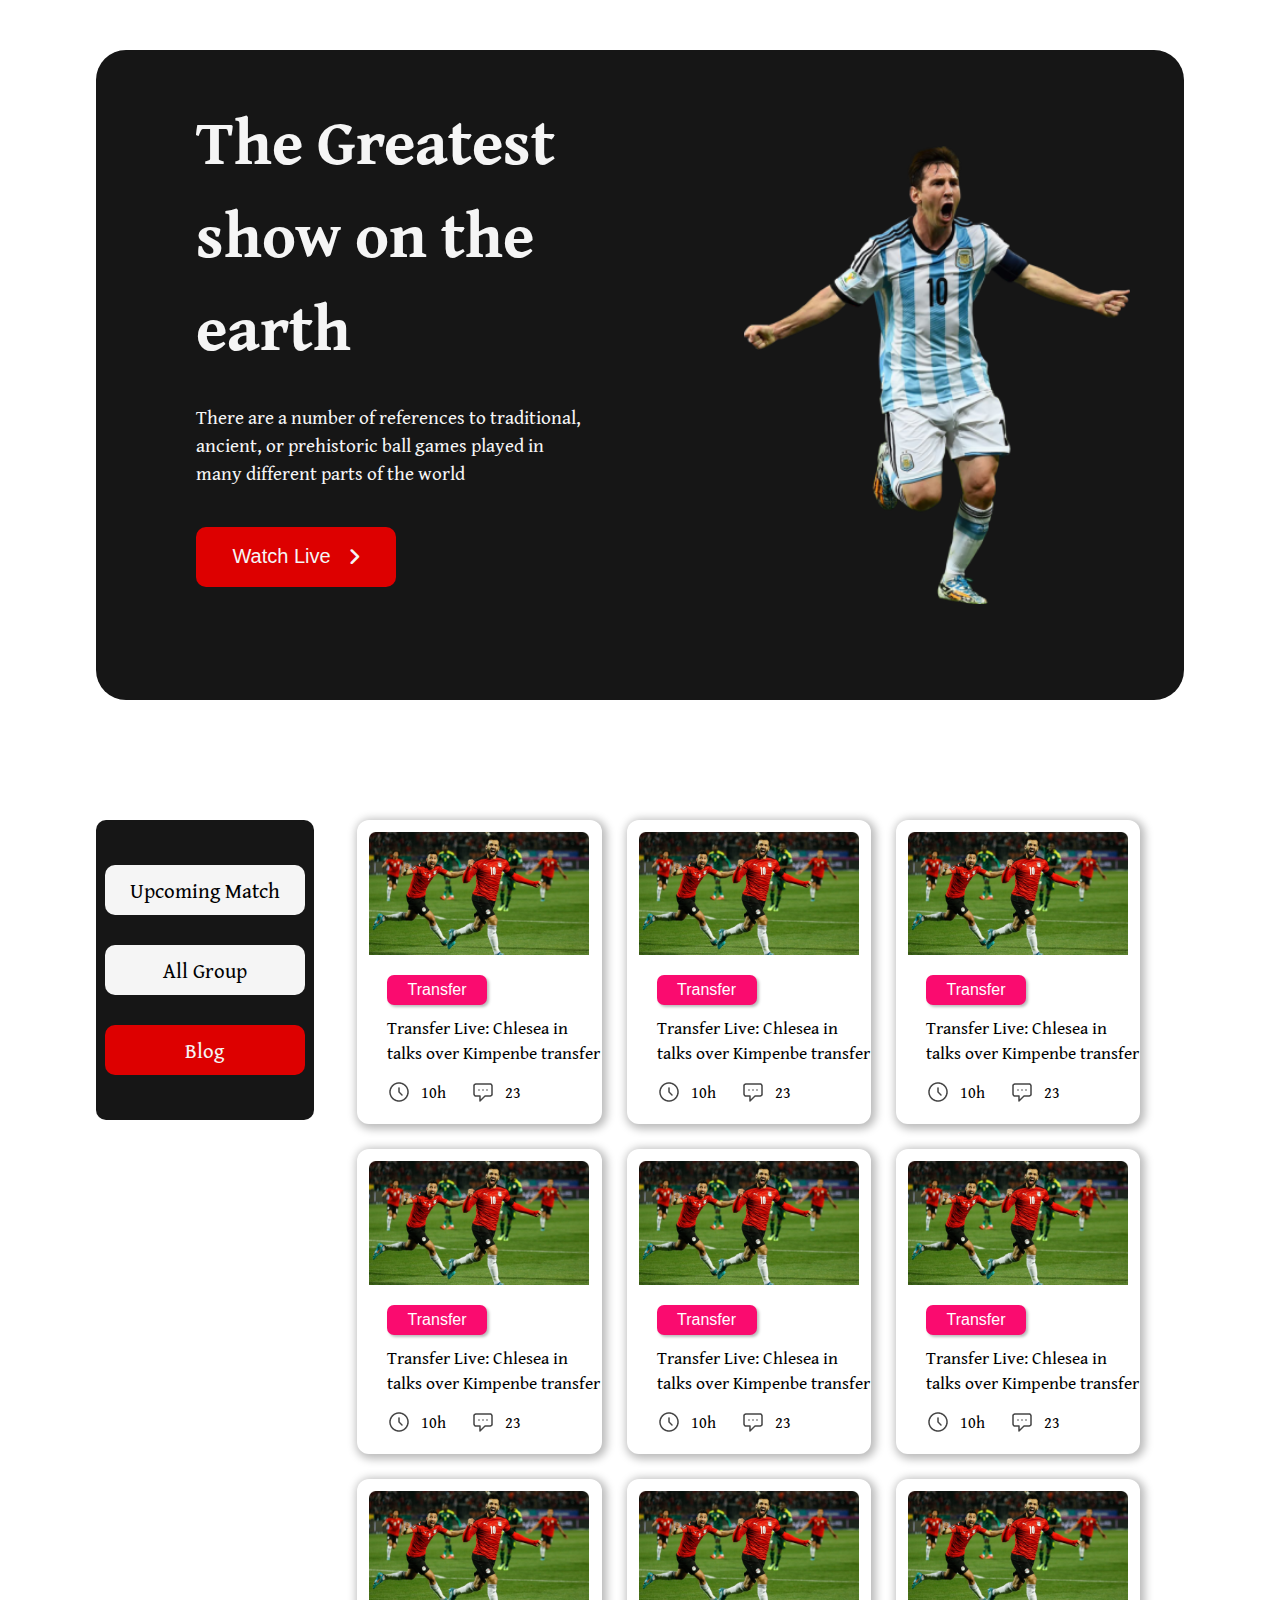
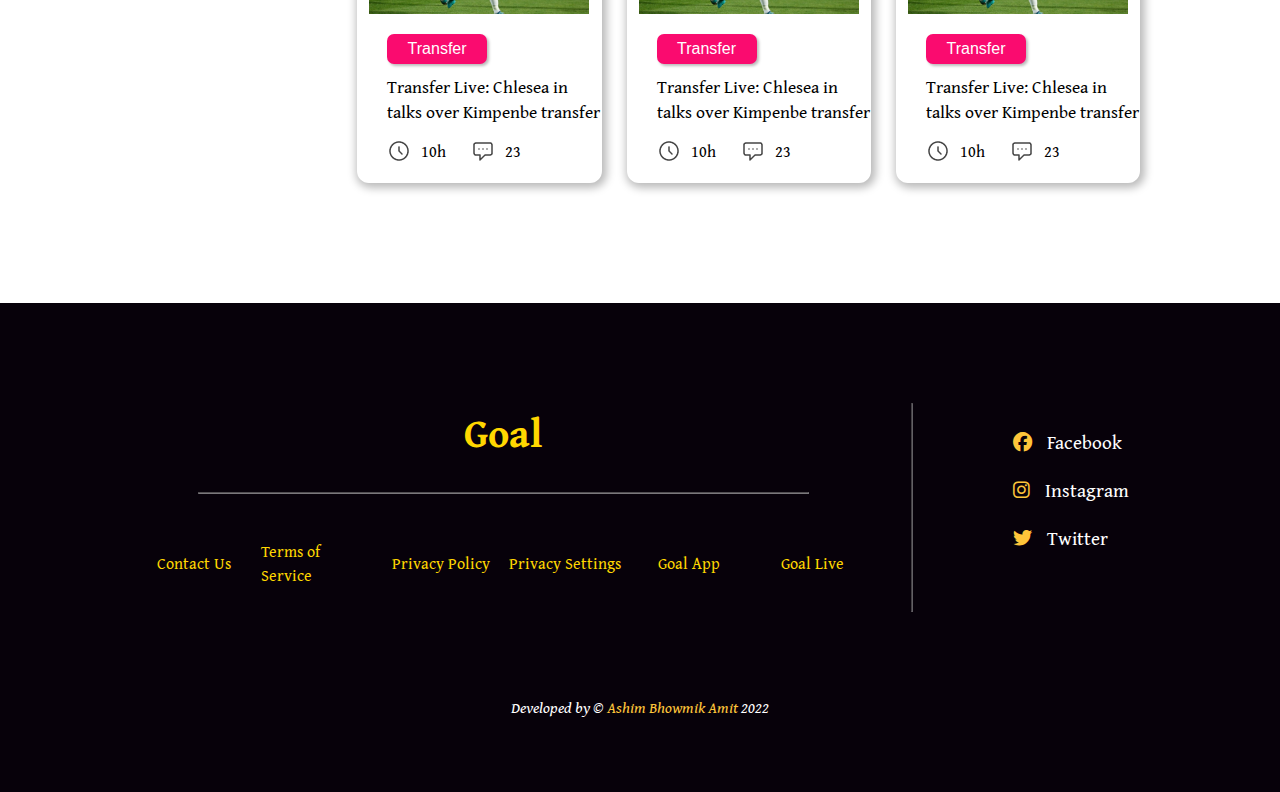
<file: index.html>
<!DOCTYPE html>
<html lang="en">
  <head>
    <meta charset="UTF-8" />
    <meta http-equiv="X-UA-Compatible" content="IE=edge" />
    <meta name="viewport" content="width=device-width, initial-scale=1.0" />
    <title>Football World</title>
    <link rel="stylesheet" href="style.css" />
    <link rel="stylesheet" href="https://cdnjs.cloudflare.com/ajax/libs/font-awesome/6.1.1/css/all.min.css">
    <link rel="preconnect" href="https://fonts.googleapis.com" />
    <link rel="preconnect" href="https://fonts.gstatic.com" crossorigin />
    <link
    href="https://fonts.googleapis.com/css2?family=Gentium+Book+Plus:ital@1&display=swap"
    rel="stylesheet"
  />
  </head>
  <body>

<!-- -----Header Part start Here------- -->

    <header class="content">
        <section class="container">
            <header class="contain head">
                <h1>The Greatest show on the earth</h1>
                <p>There are a number of references to traditional, ancient, or prehistoric ball games played in many different parts of the world</p>
                <button class="btn">
                    <p><a href="https://www.livescore.com/en/" target="_blank">Watch Live </a></p>
                    <i class="fa-solid fa-angle-right"></i>
                </button>
            </header>
            <section class="contain head-1">
                <img src="image/bannar1.png" alt="">
            </section
        </section>
    </header>

    <!-- -----Header Part end here------- -->


    <!-- -----Body Part start Here------- -->

        <main class="body-part">
            <section class="blog">
                <aside class="side-bar">
                    <p><a href="https://ashimbhowmik.github.io/world-cup/upcoming.html" target="_blank">Upcoming Match</a></p>
                    <p><a href="">All Group</a></p>
                    <p id="mark"><a href="" id="link">Blog</a></p>
                </aside>
                <article class="blog-2">
                    <section class="blog-section">
                        <article class="blog-3">
                            <section class="img-1">
                                <img src="image/Blog Image.png" alt="">
                            </section>
                            <button class="btn-2">Transfer</button>
                            <p class="text">Transfer Live: Chlesea in talks over Kimpenbe transfer</p>
                            <div class="blog-footer">
                                <div class="blog-footer2">
                                    <img src="image/Time Icon.png" alt="">
                                    <p>10h</p>
                                </div>
                                <div class="blog-footer2">
                                    <img src="image/Chat Icon.png" alt="">
                                    <p>23</p>
                                </div>
                            </div>
                        </article>
                        <article class="blog-3">
                            <section class="img-1">
                                <img src="image/Blog Image.png" alt="">
                            </section>
                            <button class="btn-2">Transfer</button>
                            <p class="text">Transfer Live: Chlesea in talks over Kimpenbe transfer</p>
                            <div class="blog-footer">
                                <div class="blog-footer2">
                                    <img src="image/Time Icon.png" alt="">
                                    <p>10h</p>
                                </div>
                                <div class="blog-footer2">
                                    <img src="image/Chat Icon.png" alt="">
                                    <p>23</p>
                                </div>
                            </div>
                        </article>
                        <article class="blog-3">
                            <section class="img-1">
                                <img src="image/Blog Image.png" alt="">
                            </section>
                            <button class="btn-2">Transfer</button>
                            <p class="text">Transfer Live: Chlesea in talks over Kimpenbe transfer</p>
                            <div class="blog-footer">
                                <div class="blog-footer2">
                                    <img src="image/Time Icon.png" alt="">
                                    <p>10h</p>
                                </div>
                                <div class="blog-footer2">
                                    <img src="image/Chat Icon.png" alt="">
                                    <p>23</p>
                                </div>
                            </div>
                        </article>
                        <article class="blog-3">
                            <section class="img-1">
                                <img src="image/Blog Image.png" alt="">
                            </section>
                            <button class="btn-2">Transfer</button>
                            <p class="text">Transfer Live: Chlesea in talks over Kimpenbe transfer</p>
                            <div class="blog-footer">
                                <div class="blog-footer2">
                                    <img src="image/Time Icon.png" alt="">
                                    <p>10h</p>
                                </div>
                                <div class="blog-footer2">
                                    <img src="image/Chat Icon.png" alt="">
                                    <p>23</p>
                                </div>
                            </div>
                        </article>
                        <article class="blog-3">
                            <section class="img-1">
                                <img src="image/Blog Image.png" alt="">
                            </section>
                            <button class="btn-2">Transfer</button>
                            <p class="text">Transfer Live: Chlesea in talks over Kimpenbe transfer</p>
                            <div class="blog-footer">
                                <div class="blog-footer2">
                                    <img src="image/Time Icon.png" alt="">
                                    <p>10h</p>
                                </div>
                                <div class="blog-footer2">
                                    <img src="image/Chat Icon.png" alt="">
                                    <p>23</p>
                                </div>
                            </div>
                        </article>
                        <article class="blog-3">
                            <section class="img-1">
                                <img src="image/Blog Image.png" alt="">
                            </section>
                            <button class="btn-2">Transfer</button>
                            <p class="text">Transfer Live: Chlesea in talks over Kimpenbe transfer</p>
                            <div class="blog-footer">
                                <div class="blog-footer2">
                                    <img src="image/Time Icon.png" alt="">
                                    <p>10h</p>
                                </div>
                                <div class="blog-footer2">
                                    <img src="image/Chat Icon.png" alt="">
                                    <p>23</p>
                                </div>
                            </div>
                        </article>
                        <article class="blog-3">
                            <section class="img-1">
                                <img src="image/Blog Image.png" alt="">
                            </section>
                            <button class="btn-2">Transfer</button>
                            <p class="text">Transfer Live: Chlesea in talks over Kimpenbe transfer</p>
                            <div class="blog-footer">
                                <div class="blog-footer2">
                                    <img src="image/Time Icon.png" alt="">
                                    <p>10h</p>
                                </div>
                                <div class="blog-footer2">
                                    <img src="image/Chat Icon.png" alt="">
                                    <p>23</p>
                                </div>
                            </div>
                        </article>
                        <article class="blog-3">
                            <section class="img-1">
                                <img src="image/Blog Image.png" alt="">
                            </section>
                            <button class="btn-2">Transfer</button>
                            <p class="text">Transfer Live: Chlesea in talks over Kimpenbe transfer</p>
                            <div class="blog-footer">
                                <div class="blog-footer2">
                                    <img src="image/Time Icon.png" alt="">
                                    <p>10h</p>
                                </div>
                                <div class="blog-footer2">
                                    <img src="image/Chat Icon.png" alt="">
                                    <p>23</p>
                                </div>
                            </div>
                        </article>
                        <article class="blog-3">
                            <section class="img-1">
                                <img src="image/Blog Image.png" alt="">
                            </section>
                            <button class="btn-2">Transfer</button>
                            <p class="text">Transfer Live: Chlesea in talks over Kimpenbe transfer</p>
                            <div class="blog-footer">
                                <div class="blog-footer2">
                                    <img src="image/Time Icon.png" alt="">
                                    <p>10h</p>
                                </div>
                                <div class="blog-footer2">
                                    <img src="image/Chat Icon.png" alt="">
                                    <p>23</p>
                                </div>
                            </div>
                        </article>
                    </section>
                </article>
                <button class="btn-3">
                    View All
                </button>
            </section>
        </main>

        <!-- -----Body Part end Here------- -->

        <!-- -----Footer Part start Here------- -->
    
        <footer class="footer-main">
            <section class="footer-part">
                <section class="footer-part2">
                    <section class="footer-part3">
                        <section class="footer-top">
                            <p>Goal</p>
                        </section>
                    <hr class="line"/>
                        <section class="footer-bottom">
                            <section class="footer-bottom2">
                                <p>Contact Us</p>
                                <p>Terms of Service</p>
                                <p>Privacy Policy </p>
                                <p>Privacy Settings </p>
                                <p>Goal App </p>
                                <p>Goal Live</p>
                            </section>
                        </section>
                    </section>
                    <hr id="line-1"/>
                    <section class="footer-part4">
                        <section class="icon-12">
                            <div class="gap">
                              <a href="https://www.facebook.com/ashim.bhowmik.amit.2000" target="_blank"><i class="fab fa-facebook"></i>Facebook</a>
                            </div>
                            <div class="gap">
                              <a href="https://www.instagram.com/ashim.bhowmik.amit/" target="_blank"><i class="fab fa-instagram"></i>Instagram</a>
                            </div>
                            <div class="gap">
                              <a href="https://twitter.com/WmikAmit" target="_blank"><i class="fab fa-twitter"></i>Twitter</a>
                            </div>
                          </section>
                    </section>
                </section>
                <section class="bottom">
                    <p>
                      <i>Developed by &copy; <span>Ashim Bhowmik Amit</span> 2022</i>
                    </p>
                </section>
            </section>
        </footer>

        <!-- -----Footer Part end Here------- -->
        
  </body>
</html>
</file>
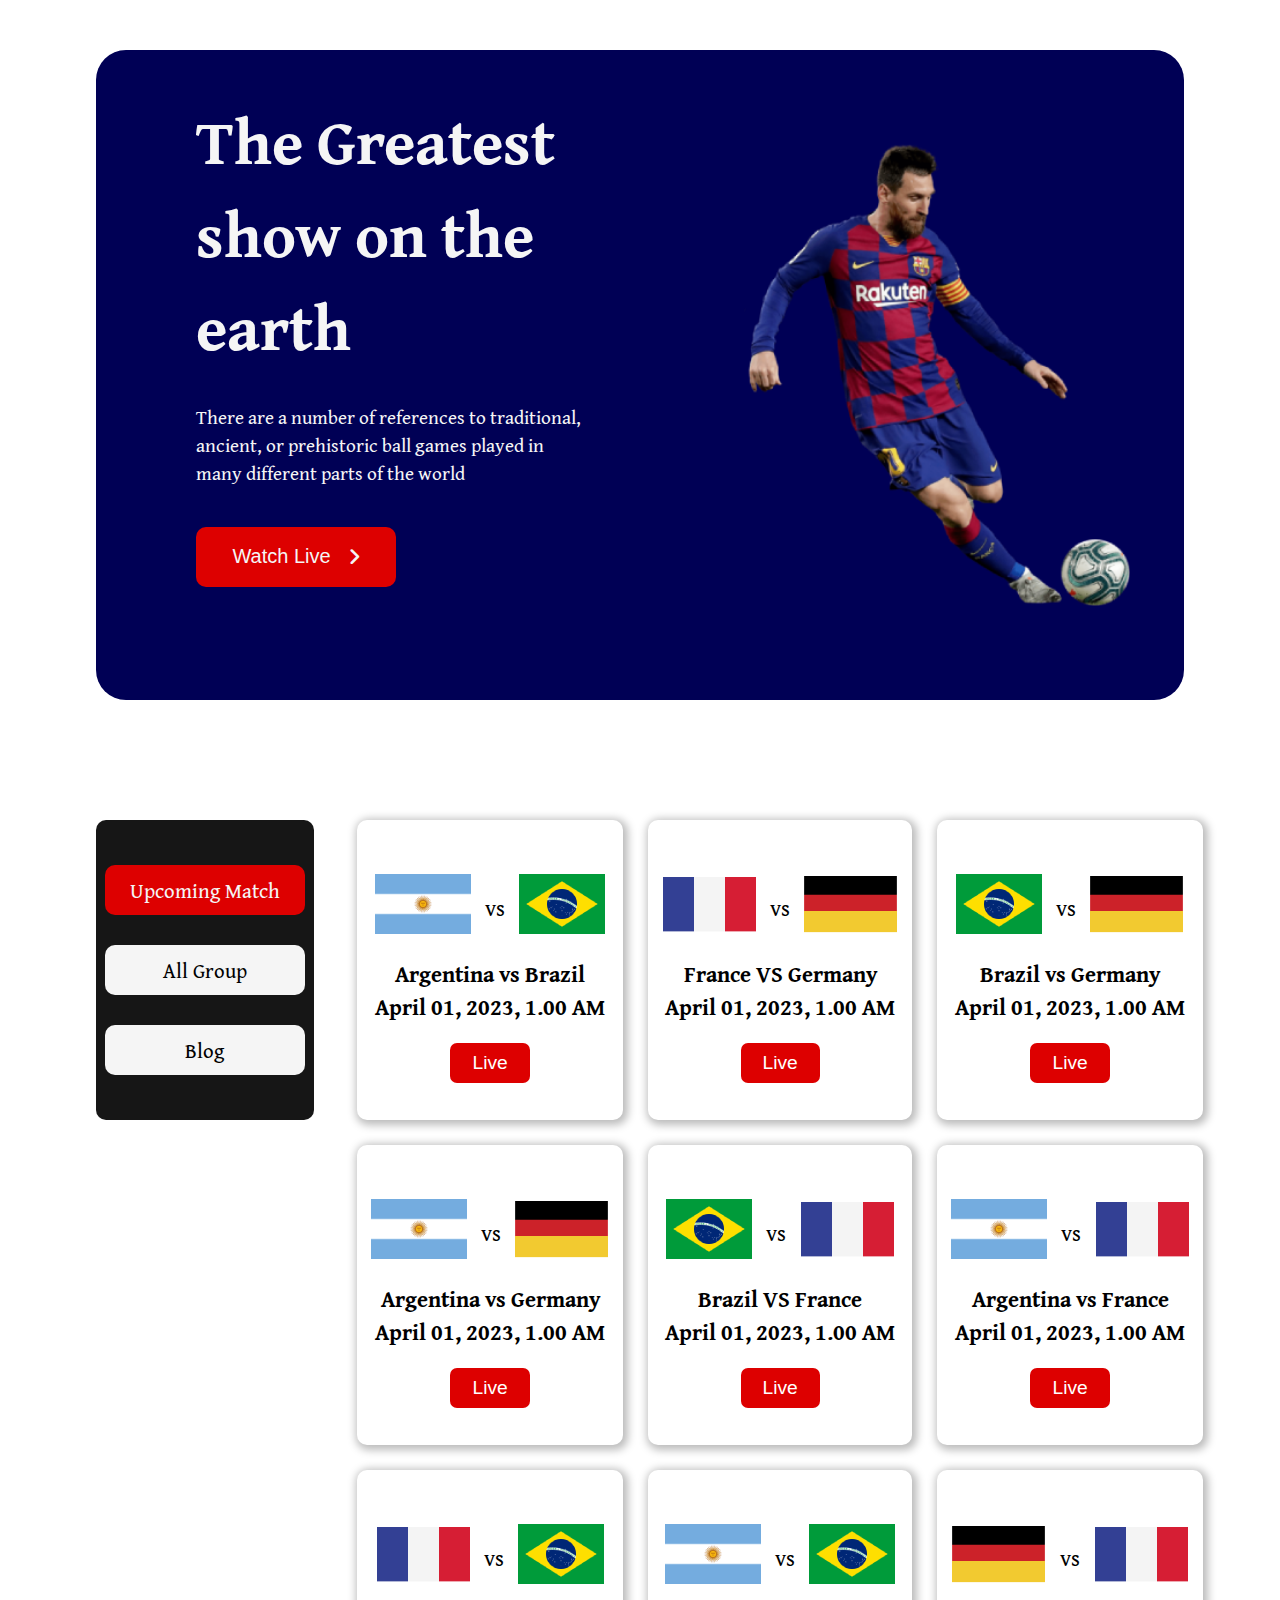
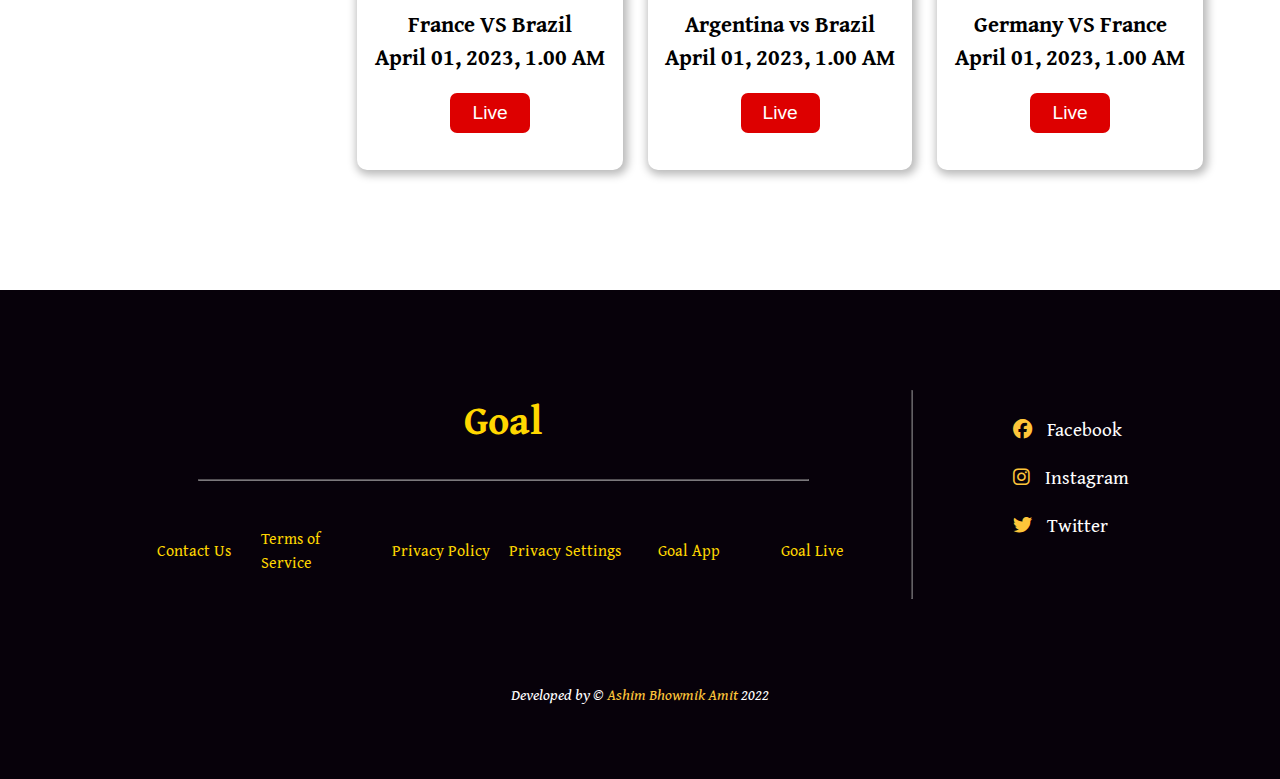
<file: upcoming.html>
<!DOCTYPE html>
<html lang="en">
  <head>
    <meta charset="UTF-8" />
    <meta http-equiv="X-UA-Compatible" content="IE=edge" />
    <meta name="viewport" content="width=device-width, initial-scale=1.0" />
    <title>Live Match</title>
    <link rel="stylesheet" href="match.css" />
    <link rel="stylesheet" href="https://cdnjs.cloudflare.com/ajax/libs/font-awesome/6.1.1/css/all.min.css">
    <link rel="preconnect" href="https://fonts.googleapis.com" />
    <link rel="preconnect" href="https://fonts.gstatic.com" crossorigin />
    <link
    href="https://fonts.googleapis.com/css2?family=Gentium+Book+Plus:ital@1&display=swap"
    rel="stylesheet"
  />
  </head>
  <body>

    <!-- -----Header Part start Here------- -->

    <header class="content">
        <section class="container">
            <header class="contain head">
                <h1>The Greatest show on the earth</h1>
                <p>There are a number of references to traditional, ancient, or prehistoric ball games played in many different parts of the world</p>
                <button class="btn">
                    <p><a href="https://www.livescore.com/en/" target="_blank">Watch Live </a></p>
                    <i class="fa-solid fa-angle-right"></i>
                </button>
            </header>
            <section class="contain head-1">
                <img src="image/bannar2.png" alt="">
            </section
        </section>
    </header>

    <!-- -----Header Part end here------- -->


    <!-- -----Body Part start Here------- -->

        <main class="body-part">
            <section class="blog">
                <aside class="side-bar">
                    <p id="mark"><a href="" id="link">Upcoming Match</a></p>
                    <p><a href="" >All Group</a></p>
                    <p><a href="index.html" target="_blank">Blog</a></p>
                </aside>
                <article class="blog-2">
                    <section class="blog-section">
                        <article class="blog-33">
                            <section class="imgg-1">
                                <div class="flag"><img src="image/argentina.png" alt="">
                                </div>
                                <div><p>vs</p></div>
                                <div class="flag"><img src="image/brazil.png" alt=""></div>
                            </section>
                            <div class="time">
                                <strong><p>Argentina vs Brazil</p></strong>
                                <strong> <p>April 01, 2023, 1.00 AM</p></strong>
                            </div>
                            <button class="btn-22">Live</button>
                        </article>
                        <article class="blog-33">
                            <section class="imgg-1">
                                <div class="flag"><img src="image/Flag.png" alt="">
                                </div>
                                <div><p>vs</p></div>
                                <div class="flag"><img src="image/germany Flag.png" alt=""></div>
                            </section>
                            <div class="time">
                                <strong><p>France VS Germany</p></strong>
                                <strong> <p>April 01, 2023, 1.00 AM</p></strong>
                            </div>
                            <button class="btn-22">Live</button>
                        </article>
                        <article class="blog-33">
                            <section class="imgg-1">
                                <div class="flag"><img src="image/brazil.png" alt="">
                                </div>
                                <div><p>vs</p></div>
                                <div class="flag"><img src="image/germany Flag.png" alt=""></div>
                            </section>
                            <div class="time">
                                <strong><p>Brazil vs Germany </p></strong>
                                <strong> <p>April 01, 2023, 1.00 AM</p></strong>
                            </div>
                            <button class="btn-22">Live</button>
                        </article>
                        <article class="blog-33">
                            <section class="imgg-1">
                                <div class="flag"><img src="image/argentina.png" alt="">
                                </div>
                                <div><p>vs</p></div>
                                <div class="flag"><img src="image/germany Flag.png" alt=""></div>
                            </section>
                            <div class="time">
                                <strong><p>Argentina vs Germany</p></strong>
                                <strong> <p>April 01, 2023, 1.00 AM</p></strong>
                            </div>
                            <button class="btn-22">Live</button>
                        </article>
                        <article class="blog-33">
                            <section class="imgg-1">
                                <div class="flag"><img src="image/brazil.png" alt="">
                                </div>
                                <div><p>vs</p></div>
                                <div class="flag"><img src="image/Flag.png" alt=""></div>
                            </section>
                            <div class="time">
                                <strong><p>Brazil VS France </p></strong>
                                <strong> <p>April 01, 2023, 1.00 AM</p></strong>
                            </div>
                            <button class="btn-22">Live</button>
                        </article>
                        <article class="blog-33">
                            <section class="imgg-1">
                                <div class="flag"><img src="image/argentina.png" alt="">
                                </div>
                                <div><p>vs</p></div>
                                <div class="flag"><img src="image/Flag.png" alt=""></div>
                            </section>
                            <div class="time">
                                <strong><p>Argentina vs France</p></strong>
                                <strong> <p>April 01, 2023, 1.00 AM</p></strong>
                            </div>
                            <button class="btn-22">Live</button>
                        </article>
                        <article class="blog-33">
                            <section class="imgg-1">
                                <div class="flag"><img src="image/Flag.png" alt="">
                                </div>
                                <div><p>vs</p></div>
                                <div class="flag"><img src="image/brazil.png" alt=""></div>
                            </section>
                            <div class="time">
                                <strong><p>France VS Brazil</p></strong>
                                <strong> <p>April 01, 2023, 1.00 AM</p></strong>
                            </div>
                            <button class="btn-22">Live</button>
                        </article>
                        <article class="blog-33">
                            <section class="imgg-1">
                                <div class="flag"><img src="image/argentina.png" alt="">
                                </div>
                                <div><p>vs</p></div>
                                <div class="flag"><img src="image/brazil.png" alt=""></div>
                            </section>
                            <div class="time">
                                <strong><p>Argentina vs Brazil</p></strong>
                                <strong> <p>April 01, 2023, 1.00 AM</p></strong>
                            </div>
                            <button class="btn-22">Live</button>
                        </article>
                        <article class="blog-33">
                            <section class="imgg-1">
                                <div class="flag"><img src="image/germany Flag.png" alt="">
                                </div>
                                <div><p>vs</p></div>
                                <div class="flag"><img src="image/Flag.png" alt=""></div>
                            </section>
                            <div class="time">
                                <strong><p>Germany VS France </p></strong>
                                <strong> <p>April 01, 2023, 1.00 AM</p></strong>
                            </div>
                            <button class="btn-22">Live</button>
                        </article>
                    </section>
                </article>
                <button class="btn-3">
                    View All
                </button>
            </section>
        </main>

        <!-- -----Body Part end Here------- -->

        <!-- -----Footer Part start Here------- -->

        <footer class="footer-main">
            <section class="footer-part">
                <section class="footer-part2">
                    <section class="footer-part3">
                        <section class="footer-top">
                            <p>Goal</p>
                        </section>
                    <hr class="line"/>
                        <section class="footer-bottom">
                            <section class="footer-bottom2">
                                <p>Contact Us</p>
                                <p>Terms of Service</p>
                                <p>Privacy Policy </p>
                                <p>Privacy Settings </p>
                                <p>Goal App </p>
                                <p>Goal Live</p>
                            </section>
                        </section>
                    </section>
                    <hr id="line-1"/>
                    <section class="footer-part4">
                        <section class="icon-12">
                            <div class="gap">
                              <a href="https://www.facebook.com/ashim.bhowmik.amit.2000" target="_blank"><i class="fab fa-facebook"></i>Facebook</a>
                            </div>
                            <div class="gap">
                              <a href="https://www.instagram.com/ashim.bhowmik.amit/" target="_blank"><i class="fab fa-instagram"></i>Instagram</a>
                            </div>
                            <div class="gap">
                              <a href="https://twitter.com/WmikAmit" target="_blank"><i class="fab fa-twitter"></i>Twitter</a>
                            </div>
                          </section>
                    </section>
                </section>
                <section class="bottom">
                    <p>
                      <i>Developed by &copy; <span>Ashim Bhowmik Amit</span> 2022</i>
                    </p>
                </section>
            </section>
        </footer>

        <!-- -----Footer Part end Here------- -->
        
  </body>
</html>
</file>
<file: style.css>
* {
  margin: 0;
  padding: 0;
  box-sizing: border-box;
}
body {
  font-family: "Gentium Book Plus", serif;
}

@media only screen and (min-width: 992px) {
  /* -----Header Part start Here----- */

  .content {
    display: flex;
    justify-content: center;
    margin-top: 50px;
  }
  .container {
    display: flex;
    width: 85%;
    height: 650px;
    justify-content: center;
    align-items: center;
    background-color: #161616;
    border-radius: 30px;
    padding-left: 100px;
  }
  .container .contain {
    width: 50%;
  }
  .head h1 {
    color: whitesmoke;
    font-size: 4em;
    position: relative;
    top: -70px;
    width: 80%;
    font-weight: bolder;
  }
  .head > p {
    color: whitesmoke;
    width: 80%;
    position: relative;
    top: -40px;
    font-size: 1.2em;
  }
  .head-1 {
    display: flex;
    justify-content: center;
  }
  .head-1 img {
    width: 78%;
    transition: width 3s;
    cursor: pointer;
  }

  .head-1 img:hover {
    width: 88%;
  }
  .btn {
    display: flex;
    background-color: #dd0000;
    color: whitesmoke;
    justify-content: center;
    align-items: center;
    width: 200px;
    height: 60px;
    font-size: 20px;
    border-radius: 10px;
    border: none;
    cursor: pointer;
  }
  .btn a {
    text-decoration: none;
    color: whitesmoke;
  }
  .btn p {
    margin-right: 17px;
  }
  .btn:hover {
    width: 198px;
    background-color: rgb(227, 76, 0);
  }

  /* -----Header Part end here------- 

-----Body Part start Here------- */

  .body-part {
    display: flex;
    justify-content: center;
    margin-top: 120px;
    margin-bottom: 120px;
  }
  .blog {
    display: flex;
    width: 85%;
  }
  .side-bar {
    background-color: #161616;
    width: 20%;
    height: 300px;
    display: flex;
    justify-content: center;
    align-items: center;
    flex-direction: column;
    padding: 20px;
    border-radius: 10px;
  }
  .side-bar p {
    display: flex;
    justify-content: center;
    align-items: center;
    width: 200px;
    height: 50px;
    background-color: whitesmoke;
    margin: 15px;
    border-radius: 10px;
    font-size: 1.3em;
    cursor: pointer;
  }
  .side-bar a {
    text-decoration: none;
    color: black;
  }
  .side-bar p:hover {
    background-color: #dd0000;
    color: whitesmoke;
  }
  #mark {
    background-color: #dd0000;
    color: whitesmoke;
  }
  #link {
    color: whitesmoke;
  }

  .blog-2 {
    width: 80%;
    display: flex;
    justify-content: center;
  }
  .blog-section {
    display: grid;
    grid-template-columns: repeat(3, 1fr);
    grid-gap: 25px;
    width: 90%;
  }
  .blog-3 {
    box-shadow: 2px 2px 8px 3px rgb(187, 187, 187);
    border-radius: 12px;
  }
  .blog-3:hover {
    box-shadow: 1px 1px 3px 2px rgb(187, 187, 187);
  }
  .img-1 {
    display: flex;
    justify-content: center;
    align-items: center;
  }
  .img-1 img {
    width: 90%;
    margin-top: 12px;
    margin-bottom: 20px;
  }
  .btn-2 {
    margin-left: 30px;
    width: 100px;
    height: 30px;
    font-size: 1em;
    color: white;
    border-radius: 7px;
    margin-bottom: 10px;
    cursor: pointer;
    background-color: rgb(250, 11, 111);
    box-shadow: 2px 2px 3px rgb(187, 187, 187);
    border: none;
  }
  .btn-2:hover {
    background-color: #fb4040;
    box-shadow: 0px 0px 0px rgb(187, 187, 187);
  }
  .btn-3 {
    display: none;
  }
  .text {
    margin-left: 30px;
    margin-bottom: 15px;
    font-size: 1.1em;
  }
  .blog-footer {
    display: flex;
    margin-left: 30px;
    margin-bottom: 20px;
  }
  .blog-footer2 {
    display: flex;
    padding-right: 25px;
  }
  .blog-footer2 p {
    margin-left: 10px;
  }

  /* <!-- -----Body Part end Here------- -->

  <!-- -----Footer Part start Here------- --> */

  .footer-main {
    background-color: #07010a;
    padding-top: 100px;
    padding-bottom: 40px;
  }
  .footer-part {
    justify-content: center;
    width: 85%;
    margin: 0 auto;
  }
  .footer-part2 {
    display: flex;
    margin-bottom: 50px;
  }
  .footer-part3 {
    width: 75%;
  }
  .footer-part4 {
    width: 25%;
  }
  .footer-top {
    display: flex;
    justify-content: center;
    align-items: center;
    color: whitesmoke;
    font-size: 40px;
    font-weight: 600;
    color: gold;
  }
  .footer-bottom {
    display: flex;
    justify-content: center;
  }
  .footer-bottom2 {
    width: 90%;
    display: grid;
    grid-template-columns: repeat(auto-fit, minmax(100px, 1fr));
    justify-content: center;
    grid-gap: 10px;
    padding: 25px 0;
  }
  .footer-bottom2 p {
    display: flex;
    justify-content: center;
    align-items: center;
    color: whitesmoke;
    font-size: 1em;
    color: gold;
  }
  .line {
    width: 75%;
    margin: 0 auto;
    margin-top: 30px;
    margin-bottom: 20px;
    opacity: 0.5;
  }
  .icon-12 {
    background-color: #07010a;
    display: flex;
    position: relative;
    flex-direction: column;
    top: 25px;
    left: 100px;
    width: 100%;
    height: 130px;
  }
  .icon-12 a {
    text-decoration: none;
    color: #fff;
    font-size: 1.2em;
  }
  .gap {
    margin-bottom: 20px;
  }
  #line-1 {
    opacity: 0.4;
  }
  .icon-12 a .fab {
    font-size: 1.2rem;
    color: #fec53a;
    margin-right: 15px;
  }
  .icon-12 a:hover {
    color: #fec53a;
    font-size: 1.25rem;
    background: none;
  }

  .bottom {
    width: 100%;
    height: 10vh;
    color: #fff;
    display: flex;
    align-items: center;
    justify-content: center;
  }
  .bottom span {
    color: #fec53a;
  }
}

/* <!-- -----Footer Part end Here------- --> */

/* tablet device start here 
----------------------- */

@media only screen and (min-width: 689px) and (max-width: 991px) {
  /* <!-- -----Header Part start Here------- --> */

  .content {
    display: flex;
    justify-content: center;
    margin-top: 50px;
  }
  .container {
    display: flex;
    width: 90%;
    height: 500px;
    justify-content: center;
    align-items: center;
    background-color: #161616;
    border-radius: 30px;
    padding-left: 80px;
  }
  .container .contain {
    width: 50%;
  }
  .head h1 {
    color: whitesmoke;
    font-size: 2.7em;
    position: relative;
    width: 100%;
    font-weight: bolder;
    margin-bottom: 20px;
  }
  .head > p {
    color: whitesmoke;
    width: 90%;
    position: relative;
    font-size: 1em;
    margin-bottom: 30px;
  }
  .head-1 {
    display: flex;
    justify-content: center;
  }
  .head-1 img {
    width: 85%;
    transition: width 3s;
  }
  .head-1 img:hover {
    width: 95%;
  }
  .btn {
    display: flex;
    background-color: #dd0000;
    color: whitesmoke;
    justify-content: center;
    align-items: center;
    width: 170px;
    height: 50px;
    font-size: 18px;
    border-radius: 10px;
    cursor: pointer;
  }
  .btn p {
    margin-right: 17px;
  }
  .btn:hover {
    width: 168px;
    background-color: rgb(227, 76, 0);
  }
  .btn a {
    text-decoration: none;
    color: whitesmoke;
  }

  /* <!-- -----Header Part end here------- -->


  <!-- -----Body Part start Here------- --> */

  .body-part {
    display: flex;
    justify-content: center;
    margin-top: 40px;
    margin-bottom: 60px;
  }
  .blog {
    width: 90%;
    display: flex;
    justify-content: center;
    flex-direction: column;
  }
  .side-bar {
    display: flex;
    width: 100%;
    justify-content: center;
    align-items: center;
    padding: 20px;
    margin-bottom: 15px;
  }
  .side-bar p {
    display: flex;
    justify-content: center;
    align-items: center;
    width: 200px;
    height: 50px;
    background-color: whitesmoke;
    margin: 15px;
    border: 1px solid rgb(133, 133, 133);
    border-radius: 10px;
    font-size: 1.3em;
  }
  .side-bar p:hover {
    background-color: #dd0000;
    color: whitesmoke;
  }
  .side-bar a {
    text-decoration: none;
    color: black;
  }

  #mark {
    background-color: #dd0000;
    color: whitesmoke;
  }
  #link {
    color: whitesmoke;
  }

  .blog-2 {
    display: flex;
    justify-content: center;
    margin-bottom: 50px;
  }
  .blog-section {
    display: grid;
    grid-template-columns: repeat(2, 1fr);
    grid-gap: 25px;
    width: 90%;
  }
  .blog-3 {
    box-shadow: 2px 2px 8px 3px rgb(187, 187, 187);
    border-radius: 12px;
  }
  .blog-3:hover {
    box-shadow: 1px 1px 3px 2px rgb(187, 187, 187);
  }
  .img-1 {
    display: flex;
    justify-content: center;
  }
  .img-1 img {
    width: 90%;
    margin-top: 12px;
    margin-bottom: 20px;
  }
  .btn-2 {
    margin-left: 30px;
    width: 100px;
    height: 30px;
    font-size: 1em;
    border-radius: 7px;
    margin-bottom: 10px;
    cursor: pointer;
    color: whitesmoke;
    background-color: rgb(250, 11, 111);
    border: none;
    box-shadow: 2px 2px 3px rgb(187, 187, 187);
  }

  .btn-2:hover {
    background-color: #fb4040;
    box-shadow: 0px 0px 0px rgb(187, 187, 187);
  }
  .btn-3 {
    display: none;
  }
  .text {
    margin-left: 30px;
    margin-bottom: 15px;
    font-size: 1.1em;
  }
  .blog-footer {
    display: flex;
    margin-left: 30px;
    margin-bottom: 20px;
  }
  .blog-footer2 {
    display: flex;
    padding-right: 25px;
  }
  .blog-footer2 p {
    margin-left: 10px;
  }

  .btn-3 {
    background-color: #dd0000;
    display: flex;
    color: #fff;
    justify-content: center;
    border: none;
    border-radius: 10px;
    box-shadow: 1px 1px 4px 2px rgb(122, 122, 122);
    font-size: 1.2em;
    align-items: center;
    width: 15%;
    height: 50px;
    margin: 0 auto;
    cursor: pointer;
  }

  .btn-3:hover {
    width: 14%;
    font-size: 1.1em;
    background-color: #fb4040;
    box-shadow: 1px 1px 2px rgb(122, 122, 122);
  }

  /* <!-- -----Body Part end Here------- -->

  <!-- -----Footer Part start Here------- --> */

  .footer-main {
    background-color: #07010a;
    padding-top: 70px;
    padding-bottom: 40px;
  }
  .footer-part {
    justify-content: center;
    width: 85%;
    margin: 0 auto;
  }
  .footer-part2 {
    display: flex;
    flex-direction: column;
    margin-bottom: 50px;
  }
  .footer-part3 {
    width: 100%;
  }
  .footer-part4 {
    width: 100%;
    margin-top: 30px;
  }
  .footer-top {
    display: flex;
    justify-content: center;
    align-items: center;
    color: whitesmoke;
    font-size: 40px;
    font-weight: 600;
    color: gold;
  }
  .footer-bottom {
    display: flex;
    justify-content: center;
  }
  .footer-bottom2 {
    width: 100%;
    display: flex;
    flex-wrap: wrap;
    justify-content: center;
    align-items: center;
    padding: 25px 0;
  }
  .footer-bottom2 p {
    display: flex;
    width: 150px;
    justify-content: center;
    align-items: center;
    color: whitesmoke;
    font-size: 1em;
    color: gold;
  }
  .line {
    width: 85%;
    margin: 0 auto;
    margin-top: 30px;
    margin-bottom: 20px;
    opacity: 0.5;
  }
  #line-1 {
    width: 85%;
    margin: 0 auto;
    margin-top: 30px;
    margin-bottom: 20px;
    opacity: 0.5;
  }
  .icon-12 {
    background-color: #07010a;
    display: flex;
    justify-content: space-evenly;
    width: 100%;
  }
  .icon-12 a {
    text-decoration: none;
    color: #fff;
    font-size: 1.2em;
  }
  .icon-12 a .fab {
    font-size: 1.2rem;
    color: #fec53a;
    margin-right: 15px;
  }
  .icon-12 a:hover {
    color: #fec53a;
    font-size: 1.25rem;
    background: none;
  }

  .bottom {
    width: 100%;
    color: #fff;
    display: flex;
    align-items: center;
    justify-content: center;
  }
  .bottom span {
    color: #fec53a;
  }
}

/* <!-- -----Footer Part end Here------- --> */

/* ---------------------------------------
Mobile part start here 
--------------------------------------- */

@media only screen and (max-width: 688px) {
  /* <!-- -----Header Part start Here------- --> */

  .content {
    display: flex;
    width: 100%;
    flex-direction: column;
    margin-top: 30px;
  }
  .container {
    display: flex;
    margin: 0 auto;
    flex-direction: column;
    justify-content: center;
    width: 90%;
    background-color: #161616;
    border-radius: 10px;
    padding-left: 60px;
  }
  .head h1 {
    color: whitesmoke;
    font-size: 1.5em;
    margin-top: 20px;
    margin-left: 13px;
    width: 70%;
    font-weight: bolder;
    text-align: center;
  }
  .head > p {
    color: whitesmoke;
    width: 80%;
    margin-top: 20px;
    font-size: 1em;
    margin-bottom: 30px;
    text-align: center;
  }
  .head-1 {
    display: flex;
    justify-content: center;
    position: relative;
    left: -30px;
    margin-top: 30px;
    margin-bottom: 10px;
  }
  .head-1 img {
    width: 90%;
    transition: width 3s;
  }
  .head-1 img:hover {
    width: 100%;
  }
  .btn {
    display: flex;
    background-color: #dd0000;
    color: whitesmoke;
    justify-content: center;
    align-items: center;
    border: none;
    width: 160px;
    height: 45px;
    font-size: 17px;
    border-radius: 10px;
    margin-left: 38px;
    cursor: pointer;
  }
  .btn p {
    margin-right: 17px;
  }
  .btn:hover {
    width: 158px;
    background-color: rgb(227, 76, 0);
  }
  .btn a {
    text-decoration: none;
    color: whitesmoke;
  }

  /* <!-- -----Header Part end here------- -->


  <!-- -----Body Part start Here------- --> */

  .body-part {
    display: flex;
    justify-content: center;
    margin-top: 20px;
    margin-bottom: 60px;
  }
  .blog {
    width: 90%;
    display: flex;
    justify-content: center;
    flex-direction: column;
  }
  .side-bar {
    display: flex;
    width: 100%;
    flex-direction: column;
    justify-content: center;
    align-items: center;
    margin-bottom: 15px;
  }
  .side-bar p {
    display: flex;
    justify-content: center;
    align-items: center;
    width: 200px;
    height: 50px;
    text-align: center;
    background-color: whitesmoke;
    margin: 15px;
    border: 1px solid rgb(133, 133, 133);
    border-radius: 10px;
    font-size: 0.9em;
  }
  .side-bar a {
    text-decoration: none;
    color: black;
  }
  .side-bar p:hover {
    background-color: #dd0000;
  }
  #mark {
    background-color: #dd0000;
    color: whitesmoke;
  }
  #link {
    color: whitesmoke;
  }

  .blog-2 {
    display: flex;
    justify-content: center;
    margin-bottom: 50px;
  }
  .blog-section {
    display: grid;
    grid-template-columns: repeat(1, 1fr);
    grid-gap: 25px;
    width: 90%;
  }
  .blog-3 {
    box-shadow: 2px 2px 6px 3px rgb(187, 187, 187);
    border-radius: 12px;
  }
  .blog-3:hover {
    box-shadow: 1px 1px 3px 2px rgb(187, 187, 187);
  }
  .img-1 {
    display: flex;
    justify-content: center;
  }
  .img-1 img {
    width: 90%;
    margin-top: 12px;
    margin-bottom: 20px;
  }
  .btn-2 {
    margin-left: 30px;
    width: 100px;
    height: 30px;
    font-size: 1em;
    background-color: white;
    border-radius: 7px;
    margin-bottom: 10px;
    color: whitesmoke;
    cursor: pointer;
    border: none;
    background-color: rgb(250, 11, 111);
  }
  .btn-2:hover {
    background-color: #fb4040;
    box-shadow: 0px 0px 0px rgb(187, 187, 187);
  }

  .text {
    margin-left: 30px;
    margin-bottom: 15px;
    font-size: 1.1em;
  }
  .blog-footer {
    display: flex;
    margin-left: 30px;
    margin-bottom: 20px;
  }
  .blog-footer2 {
    display: flex;
    padding-right: 25px;
  }
  .blog-footer2 p {
    margin-left: 10px;
  }

  .btn-3 {
    display: none;
  }

  /* <!-- -----Body Part end Here------- -->

  <!-- -----Footer Part start Here------- --> */

  .footer-main {
    background-color: #07010a;
    padding-top: 70px;
    padding-bottom: 40px;
  }
  .footer-part {
    justify-content: center;
    width: 85%;
    margin: 0 auto;
  }
  .footer-part2 {
    display: flex;
    flex-direction: column;
    margin-bottom: 50px;
  }
  .footer-part3 {
    width: 100%;
  }
  .footer-part4 {
    width: 100%;
    margin-top: 40px;
  }
  .footer-top {
    display: flex;
    justify-content: center;
    align-items: center;
    color: whitesmoke;
    font-size: 40px;
    font-weight: 600;
    color: gold;
  }
  .footer-bottom {
    display: flex;
    justify-content: center;
  }
  .footer-bottom2 {
    width: 100%;
    display: flex;
    justify-content: center;
    align-items: center;
    flex-direction: column;
    padding: 15px 0;
  }
  .footer-bottom2 p {
    display: flex;
    justify-content: center;
    align-items: center;
    color: whitesmoke;
    margin-top: 40px;
    font-size: 1.2em;
    color: gold;
  }
  .line {
    width: 95%;
    margin: 0 auto;
    margin-top: 30px;
    opacity: 0.4;
  }
  #line-1 {
    visibility: hidden;
  }

  .icon-12 {
    background-color: #07010a;
    display: flex;
    justify-content: space-evenly;
    width: 100%;
  }
  .icon-12 a {
    text-decoration: none;
    color: #fff;
    font-size: 1em;
  }
  .icon-12 a .fab {
    font-size: 1.2rem;
    color: #fec53a;
    margin-right: 15px;
  }
  .icon-12 a:hover {
    color: #fec53a;
    font-size: 1.1em;
    background: none;
  }

  .bottom {
    width: 100%;
    color: #fff;
    display: flex;
    align-items: center;
    justify-content: center;
    font-size: 0.9em;
  }
  .bottom span {
    color: #fec53a;
  }

  /* <!-- -----Footer Part end Here------- --> */
}
</file>
<file: match.css>
* {
  margin: 0;
  padding: 0;
  box-sizing: border-box;
}
body {
  font-family: "Gentium Book Plus", serif;
}

@media only screen and (min-width: 992px) {
  .content {
    display: flex;
    justify-content: center;
    margin-top: 50px;
  }
  .container {
    display: flex;
    width: 85%;
    height: 650px;
    justify-content: center;
    align-items: center;
    background-color: rgb(0, 0, 85);
    border-radius: 30px;
    padding-left: 100px;
  }
  .container .contain {
    width: 50%;
  }
  .head h1 {
    color: whitesmoke;
    font-size: 4em;
    position: relative;
    top: -70px;
    width: 80%;
    font-weight: bolder;
  }
  .head > p {
    color: whitesmoke;
    width: 80%;
    position: relative;
    top: -40px;
    font-size: 1.2em;
  }
  .head-1 {
    display: flex;
    justify-content: center;
  }
  .head-1 img {
    width: 78%;
    transition: width 3s;
    cursor: pointer;
  }
  .head-1 img:hover {
    width: 88%;
  }
  .btn {
    display: flex;
    background-color: #dd0000;
    color: whitesmoke;
    justify-content: center;
    align-items: center;
    width: 200px;
    height: 60px;
    font-size: 20px;
    border-radius: 10px;
    border: none;
    cursor: pointer;
  }
  .btn p {
    margin-right: 17px;
  }
  .btn a {
    text-decoration: none;
    color: whitesmoke;
  }
  .btn:hover {
    width: 198px;
    background-color: rgb(227, 76, 0);
  }

  /* Blog part start */

  .body-part {
    display: flex;
    justify-content: center;
    margin-top: 120px;
    margin-bottom: 120px;
  }
  .blog {
    display: flex;
    width: 85%;
  }
  .side-bar {
    background-color: #161616;
    width: 20%;
    height: 300px;
    display: flex;
    justify-content: center;
    align-items: center;
    flex-direction: column;
    padding: 20px;
    border-radius: 10px;
  }
  .side-bar p {
    display: flex;
    justify-content: center;
    align-items: center;
    width: 200px;
    height: 50px;
    background-color: whitesmoke;
    margin: 15px;
    border-radius: 10px;
    font-size: 1.3em;
    cursor: pointer;
  }
  .side-bar p:hover {
    background-color: #dd0000;
    color: whitesmoke;
  }
  .side-bar a {
    text-decoration: none;
    color: black;
  }
  #mark {
    background-color: #dd0000;
    color: whitesmoke;
  }
  #link {
    color: whitesmoke;
  }

  .blog-2 {
    width: 80%;
    display: flex;
    justify-content: center;
  }
  .blog-section {
    display: grid;
    grid-template-columns: repeat(3, 1fr);
    grid-gap: 25px;
    width: 90%;
  }

  .imgg-1 {
    display: flex;
    justify-content: center;
    align-items: center;
    height: 100px;
  }
  .imgg-1 p {
    font-size: 1.4em;
  }
  .blog-33 {
    display: flex;
    flex-direction: column;
    justify-content: center;
    border-radius: 10px;
    box-shadow: 2px 2px 8px 3px rgb(187, 187, 187);
    height: 300px;
  }
  .blog-33:hover {
    box-shadow: 1px 1px 3px 2px rgb(187, 187, 187);
  }
  .flag {
    margin-left: 14px;
    margin-right: 14px;
  }
  .time {
    display: flex;
    flex-direction: column;
    justify-content: center;
    align-items: center;
    text-align: center;
  }
  .time p {
    font-size: 1.4em;
  }
  .btn-22 {
    width: 30%;
    height: 40px;
    margin: 0 auto;
    margin-top: 20px;
    border-radius: 7px;
    border: none;
    background-color: #dd0000;
    color: white;
    font-size: 1.2em;
    cursor: pointer;
  }
  .btn-22:hover {
    background-color: rgb(250, 11, 111);
    width: 29%;
  }
  .btn-3 {
    display: none;
  }

  /* footer part start  */

  .footer-main {
    background-color: #07010a;
    padding-top: 100px;
    padding-bottom: 40px;
  }
  .footer-part {
    justify-content: center;
    width: 85%;
    margin: 0 auto;
  }
  .footer-part2 {
    display: flex;
    margin-bottom: 50px;
  }
  .footer-part3 {
    width: 75%;
  }
  .footer-part4 {
    width: 25%;
  }
  .footer-top {
    display: flex;
    justify-content: center;
    align-items: center;
    color: whitesmoke;
    font-size: 40px;
    font-weight: 600;
    color: gold;
  }
  .footer-bottom {
    display: flex;
    justify-content: center;
  }
  .footer-bottom2 {
    width: 90%;
    display: grid;
    grid-template-columns: repeat(auto-fit, minmax(100px, 1fr));
    justify-content: center;
    grid-gap: 10px;
    padding: 25px 0;
  }
  .footer-bottom2 p {
    display: flex;
    justify-content: center;
    align-items: center;
    color: whitesmoke;
    font-size: 1em;
    color: gold;
  }
  .line {
    width: 75%;
    margin: 0 auto;
    margin-top: 30px;
    margin-bottom: 20px;
    opacity: 0.5;
  }
  .icon-12 {
    background-color: #07010a;
    display: flex;
    position: relative;
    flex-direction: column;
    top: 25px;
    left: 100px;
    width: 100%;
    height: 130px;
  }
  .icon-12 a {
    text-decoration: none;
    color: #fff;
    font-size: 1.2em;
  }
  .gap {
    margin-bottom: 20px;
  }
  #line-1 {
    opacity: 0.4;
  }
  .icon-12 a .fab {
    font-size: 1.2rem;
    color: #fec53a;
    margin-right: 15px;
  }
  .icon-12 a:hover {
    color: #fec53a;
    font-size: 1.25rem;
    background: none;
  }

  .bottom {
    width: 100%;
    height: 10vh;
    color: #fff;
    display: flex;
    align-items: center;
    justify-content: center;
  }
  .bottom span {
    color: #fec53a;
  }
}
@media only screen and (min-width: 689px) and (max-width: 991px) {
  .content {
    display: flex;
    justify-content: center;
    margin-top: 50px;
  }
  .container {
    display: flex;
    width: 90%;
    height: 500px;
    justify-content: center;
    align-items: center;
    background-color: #161616;
    border-radius: 30px;
    padding-left: 80px;
  }
  .container .contain {
    width: 50%;
  }
  .head h1 {
    color: whitesmoke;
    font-size: 2.7em;
    position: relative;
    width: 100%;
    font-weight: bolder;
    margin-bottom: 20px;
  }
  .head > p {
    color: whitesmoke;
    width: 90%;
    position: relative;
    font-size: 1em;
    margin-bottom: 30px;
  }
  .head-1 {
    display: flex;
    justify-content: center;
  }
  .head-1 img {
    width: 85%;
    transition: width 3s;
  }
  .head-1 img:hover {
    width: 95%;
  }
  .btn {
    display: flex;
    background-color: #dd0000;
    color: whitesmoke;
    justify-content: center;
    align-items: center;
    width: 170px;
    height: 50px;
    font-size: 18px;
    border-radius: 10px;
    cursor: pointer;
  }
  .btn p {
    margin-right: 17px;
  }
  .btn a {
    text-decoration: none;
    color: whitesmoke;
  }
  .btn:hover {
    width: 168px;
    background-color: rgb(227, 76, 0);
  }
  /* Body part start */

  .body-part {
    display: flex;
    justify-content: center;
    margin-top: 40px;
    margin-bottom: 60px;
  }
  .blog {
    width: 90%;
    display: flex;
    justify-content: center;
    flex-direction: column;
  }
  .side-bar {
    display: flex;
    width: 100%;
    justify-content: center;
    align-items: center;
    padding: 20px;
    margin-bottom: 15px;
  }
  .side-bar p {
    display: flex;
    justify-content: center;
    align-items: center;
    width: 200px;
    height: 50px;
    background-color: whitesmoke;
    margin: 15px;
    border: 1px solid rgb(133, 133, 133);
    border-radius: 10px;
    font-size: 1.3em;
  }
  .side-bar p:hover {
    background-color: #dd0000;
    color: whitesmoke;
  }
  .side-bar a {
    text-decoration: none;
    color: black;
  }

  #mark {
    background-color: #dd0000;
    color: whitesmoke;
  }
  #link {
    color: whitesmoke;
  }

  .blog-2 {
    display: flex;
    justify-content: center;
    margin-bottom: 50px;
  }
  .blog-section {
    display: grid;
    grid-template-columns: repeat(2, 1fr);
    grid-gap: 25px;
    width: 90%;
  }
  .imgg-1 {
    display: flex;
    justify-content: center;
    align-items: center;
    height: 100px;
  }
  .imgg-1 p {
    font-size: 1.4em;
  }
  .blog-33 {
    display: flex;
    flex-direction: column;
    justify-content: center;
    border-radius: 10px;
    box-shadow: 2px 2px 8px 3px rgb(187, 187, 187);
    height: 300px;
  }
  .blog-33:hover {
    box-shadow: 1px 1px 4px 2px rgb(187, 187, 187);
  }
  .flag {
    margin-left: 14px;
    margin-right: 14px;
  }
  .time {
    display: flex;
    flex-direction: column;
    justify-content: center;
    align-items: center;
    text-align: center;
  }
  .time p {
    font-size: 1.4em;
  }
  .btn-22 {
    width: 30%;
    height: 40px;
    margin: 0 auto;
    margin-top: 20px;
    border-radius: 7px;
    border: none;
    background-color: #dd0000;
    color: white;
    font-size: 1.2em;
  }
  .btn-22:hover {
    background-color: #fb4040;
    width: 29%;
  }

  .btn-3 {
    background-color: #dd0000;
    display: flex;
    color: #fff;
    justify-content: center;
    border: none;
    border-radius: 10px;
    box-shadow: 1px 1px 4px 2px rgb(122, 122, 122);
    font-size: 1.2em;
    align-items: center;
    width: 15%;
    height: 50px;
    margin: 0 auto;
    cursor: pointer;
  }
  .btn-3:hover {
    width: 14%;
    font-size: 1.1em;
    background-color: #fb4040;
    box-shadow: 1px 1px 2px rgb(122, 122, 122);
  }
  /* footer part start here */

  .footer-main {
    background-color: #07010a;
    padding-top: 70px;
    padding-bottom: 40px;
  }
  .footer-part {
    justify-content: center;
    width: 85%;
    margin: 0 auto;
  }
  .footer-part2 {
    display: flex;
    flex-direction: column;
    margin-bottom: 50px;
  }
  .footer-part3 {
    width: 100%;
  }
  .footer-part4 {
    width: 100%;
    margin-top: 30px;
  }
  .footer-top {
    display: flex;
    justify-content: center;
    align-items: center;
    color: whitesmoke;
    font-size: 40px;
    font-weight: 600;
    color: gold;
  }
  .footer-bottom {
    display: flex;
    justify-content: center;
  }
  .footer-bottom2 {
    width: 100%;
    display: flex;
    flex-wrap: wrap;
    justify-content: center;
    align-items: center;
    padding: 25px 0;
  }
  .footer-bottom2 p {
    display: flex;
    width: 150px;
    justify-content: center;
    align-items: center;
    color: whitesmoke;
    font-size: 1em;
    color: gold;
  }
  .line {
    width: 85%;
    margin: 0 auto;
    margin-top: 30px;
    margin-bottom: 20px;
    opacity: 0.5;
  }
  #line-1 {
    width: 85%;
    margin: 0 auto;
    margin-top: 30px;
    margin-bottom: 20px;
    opacity: 0.5;
  }
  .icon-12 {
    background-color: #07010a;
    display: flex;
    justify-content: space-evenly;
    width: 100%;
  }
  .icon-12 a {
    text-decoration: none;
    color: #fff;
    font-size: 1.2em;
  }
  .icon-12 a .fab {
    font-size: 1.2rem;
    color: #fec53a;
    margin-right: 15px;
  }
  .icon-12 a:hover {
    color: #fec53a;
    font-size: 1.25rem;
    background: none;
  }

  .bottom {
    width: 100%;
    color: #fff;
    display: flex;
    align-items: center;
    justify-content: center;
  }
  .bottom span {
    color: #fec53a;
  }
}

/* ---------------------------------------
  Mobile part start here 
  --------------------------------------- */

@media only screen and (max-width: 688px) {
  .content {
    display: flex;
    width: 100%;
    flex-direction: column;
    margin-top: 30px;
  }
  .container {
    display: flex;
    margin: 0 auto;
    flex-direction: column;
    justify-content: center;
    width: 90%;
    background-color: #161616;
    border-radius: 10px;
    padding-left: 60px;
  }
  .head h1 {
    color: whitesmoke;
    font-size: 1.5em;
    margin-top: 20px;
    margin-left: 13px;
    width: 70%;
    font-weight: bolder;
    text-align: center;
  }
  .head > p {
    color: whitesmoke;
    width: 80%;
    margin-top: 20px;
    font-size: 1em;
    margin-bottom: 30px;
    text-align: center;
  }
  .head-1 {
    display: flex;
    justify-content: center;
    position: relative;
    left: -30px;
    margin-top: 30px;
    margin-bottom: 10px;
  }
  .head-1 img {
    width: 90%;
    transition: width 3s;
  }
  .head-1 img:hover {
    width: 100%;
  }
  .btn {
    display: flex;
    background-color: #dd0000;
    color: whitesmoke;
    justify-content: center;
    align-items: center;
    border: none;
    width: 160px;
    height: 45px;
    font-size: 17px;
    border-radius: 10px;
    margin-left: 38px;
    cursor: pointer;
  }
  .btn p {
    margin-right: 17px;
  }
  .btn a {
    text-decoration: none;
    color: whitesmoke;
  }
  .btn:hover {
    width: 158px;
    background-color: rgb(227, 76, 0);
  }
  /* Body part start */

  .body-part {
    display: flex;
    justify-content: center;
    margin-top: 20px;
    margin-bottom: 60px;
  }
  .blog {
    width: 90%;
    display: flex;
    justify-content: center;
    flex-direction: column;
  }
  .side-bar {
    display: flex;
    width: 100%;
    justify-content: center;
    align-items: center;
    margin-bottom: 15px;
  }
  .side-bar p {
    display: flex;
    justify-content: center;
    align-items: center;
    width: 200px;
    height: 50px;
    text-align: center;
    background-color: whitesmoke;
    margin: 15px;
    border: 1px solid rgb(133, 133, 133);
    border-radius: 10px;
    font-size: 0.9em;
    cursor: pointer;
  }
  .side-bar p:hover {
    background-color: #dd0000;
    color: whitesmoke;
  }
  .side-bar a {
    text-decoration: none;
    color: black;
  }

  #mark {
    background-color: #dd0000;
    color: whitesmoke;
  }
  #link {
    color: whitesmoke;
  }

  .blog-2 {
    display: flex;
    justify-content: center;
    margin-bottom: 50px;
  }
  .blog-section {
    display: grid;
    grid-template-columns: repeat(1, 1fr);
    grid-gap: 30px;
    width: 90%;
  }
  .imgg-1 {
    display: flex;
    justify-content: center;
    align-items: center;
    height: 100px;
  }
  .imgg-1 p {
    font-size: 1.4em;
  }
  .blog-33 {
    display: flex;
    flex-direction: column;
    justify-content: center;
    border-radius: 10px;
    box-shadow: 2px 2px 6px 3px rgb(187, 187, 187);
    height: 300px;
  }
  .blog-33:hover {
    box-shadow: 1px 1px 3px 1px rgb(187, 187, 187);
  }
  .flag {
    margin-left: 14px;
    margin-right: 14px;
  }
  .time {
    display: flex;
    flex-direction: column;
    justify-content: center;
    align-items: center;
    text-align: center;
  }
  .time p {
    font-size: 1.4em;
  }
  .btn-22 {
    width: 30%;
    height: 40px;
    margin: 0 auto;
    margin-top: 20px;
    border-radius: 7px;
    border: none;
    background-color: #dd0000;
    color: white;
    font-size: 1.2em;
    cursor: pointer;
  }
  .btn-22:hover {
    background-color: #fb4040;
    width: 29%;
  }
  .btn-3 {
    background-color: #dd0000;
    display: flex;
    color: #fff;
    justify-content: center;
    border: none;
    border-radius: 10px;
    box-shadow: 1px 1px 4px 2px rgb(122, 122, 122);
    font-size: 1.2em;
    align-items: center;
    width: 30%;
    height: 40px;
    margin: 0 auto;
  }
  .btn-3:hover {
    width: 29%;
    font-size: 1.1em;
    background-color: #fb4040;
    box-shadow: 1px 1px 2px rgb(122, 122, 122);
  }
  /* footer part start here */

  .footer-main {
    background-color: #07010a;
    padding-top: 70px;
    padding-bottom: 40px;
  }
  .footer-part {
    justify-content: center;
    width: 85%;
    margin: 0 auto;
  }
  .footer-part2 {
    display: flex;
    flex-direction: column;
    margin-bottom: 50px;
  }
  .footer-part3 {
    width: 100%;
  }
  .footer-part4 {
    width: 100%;
    margin-top: 40px;
  }
  .footer-top {
    display: flex;
    justify-content: center;
    align-items: center;
    color: whitesmoke;
    font-size: 40px;
    font-weight: 600;
    color: gold;
  }
  .footer-bottom {
    display: flex;
    justify-content: center;
  }
  .footer-bottom2 {
    width: 100%;
    display: flex;
    justify-content: center;
    align-items: center;
    flex-direction: column;
    padding: 15px 0;
  }
  .footer-bottom2 p {
    display: flex;
    justify-content: center;
    align-items: center;
    color: whitesmoke;
    margin-top: 40px;
    font-size: 1.2em;
    color: gold;
  }
  .line {
    width: 95%;
    margin: 0 auto;
    margin-top: 30px;
    opacity: 0.4;
  }
  #line-1 {
    visibility: hidden;
  }

  .icon-12 {
    background-color: #07010a;
    display: flex;
    justify-content: space-evenly;
    width: 100%;
  }
  .icon-12 a {
    text-decoration: none;
    color: #fff;
    font-size: 1em;
  }
  .icon-12 a .fab {
    font-size: 1.2rem;
    color: #fec53a;
    margin-right: 15px;
  }
  .icon-12 a:hover {
    color: #fec53a;
    font-size: 1.1em;
    background: none;
  }

  .bottom {
    width: 100%;
    color: #fff;
    display: flex;
    align-items: center;
    justify-content: center;
    font-size: 0.9em;
  }
  .bottom span {
    color: #fec53a;
  }
}
</file>
